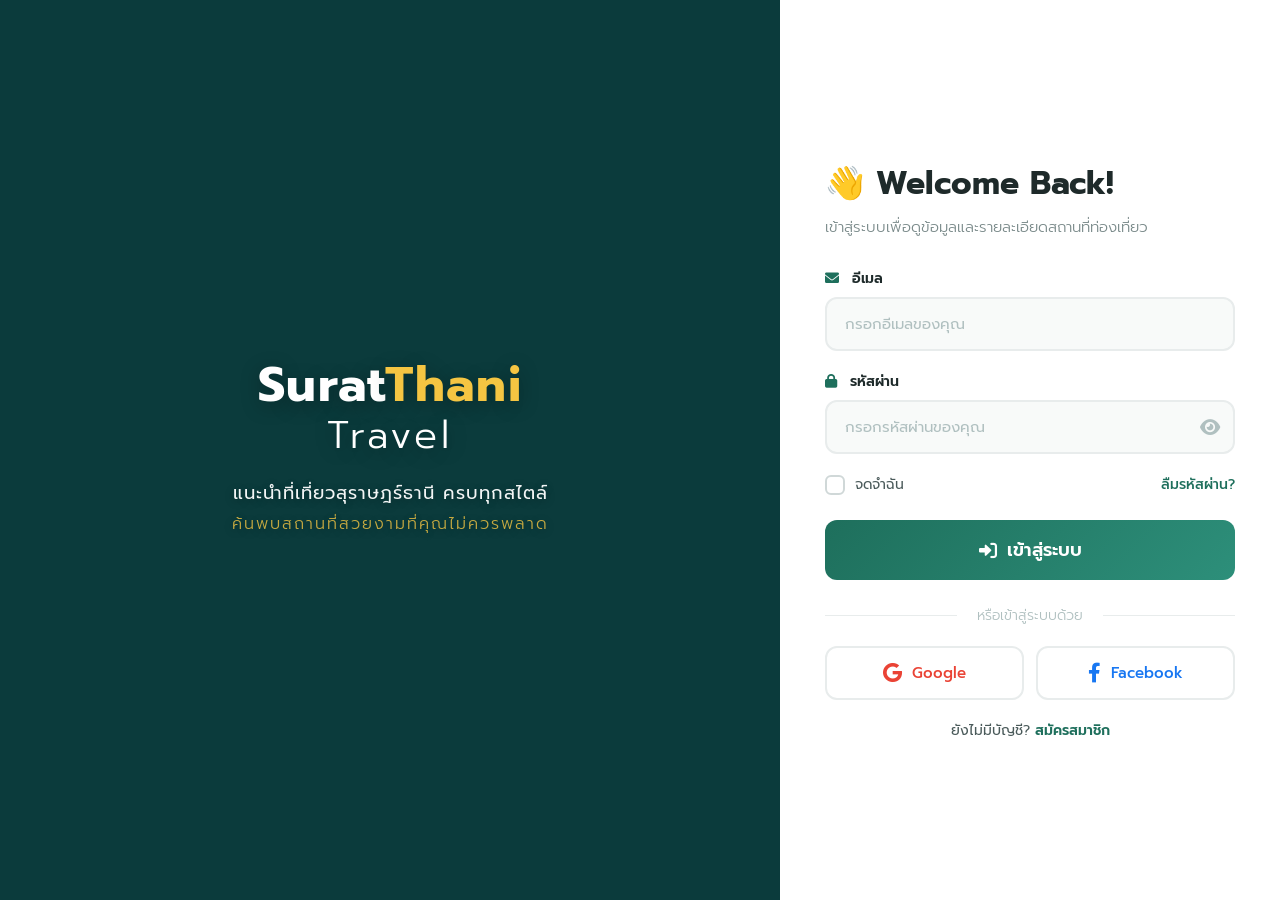
<file: index.html>
<!DOCTYPE html>
<html lang="th">
<head>
    <meta charset="UTF-8">
    <meta name="viewport" content="width=device-width, initial-scale=1.0">
    <title>เข้าสู่ระบบ - Surat Thani Travel</title>
    
    <!-- CSS -->
    <link rel="stylesheet" href="style.css">
    
    <!-- Font Awesome -->
    <link rel="stylesheet" href="https://cdnjs.cloudflare.com/ajax/libs/font-awesome/6.0.0-beta3/css/all.min.css">
    
    <!-- Google Fonts -->
    <link href="https://fonts.googleapis.com/css2?family=Prompt:wght@300;400;500;600;700&display=swap" rel="stylesheet">
</head>
<body>
    <div class="login-wrapper">
        <div class="login-container">
            <!-- ด้านซ้าย - รูปภาพพื้นหลัง -->
            <div class="login-image" style="background-image: url('https://images.pexels.com/photos/753626/pexels-photo-753626.jpeg?auto=compress&cs=tinysrgb&w=800'); background-size: cover; background-position: center; background-repeat: no-repeat;">
                <div class="image-overlay">
                    <div class="image-content">
                        <div class="brand-text">
                            <h1>Surat<span>Thani</span></h1>
                            <h2>Travel</h2>
                            <p>แนะนำที่เที่ยวสุราษฎร์ธานี ครบทุกสไตล์</p>
                            <p class="sub-text">ค้นพบสถานที่สวยงามที่คุณไม่ควรพลาด</p>
                        </div>
                    </div>
                </div>
            </div>

            <!-- ด้านขวา - ฟอร์ม Login -->
            <div class="login-form">
                <div class="form-header">
                    <h1>Welcome Back!</h1>
                    <!-- แก้ไขข้อความตรงนี้ให้ตรงกับจุดประสงค์ของเว็บ -->
                    <p>เข้าสู่ระบบเพื่อดูข้อมูลและรายละเอียดสถานที่ท่องเที่ยว</p>
                </div>

                <!-- ฟอร์ม -->
                <form id="loginForm">
                    <!-- ช่องอีเมล -->
                    <div class="input-group">
                        <label for="email">
                            <i class="fas fa-envelope"></i> อีเมล
                        </label>
                        <input type="email" id="email" placeholder="กรอกอีเมลของคุณ" required>
                    </div>

                    <!-- ช่องรหัสผ่าน -->
                    <div class="input-group">
                        <label for="password">
                            <i class="fas fa-lock"></i> รหัสผ่าน
                        </label>
                        <div class="password-wrapper">
                            <input type="password" id="password" placeholder="กรอกรหัสผ่านของคุณ" required>
                            <i class="fas fa-eye toggle-password" id="togglePassword"></i>
                        </div>
                    </div>

                    <!-- จดจำฉัน + ลืมรหัสผ่าน อยู่ในบรรทัดเดียวกัน -->
                    <div class="form-options">
                        <label class="checkbox-label">
                            <input type="checkbox" id="rememberMe">
                            <span class="checkmark"></span>
                            จดจำฉัน
                        </label>
                        <a href="#" class="forgot-link" onclick="alert('กรุณาติดต่อผู้ดูแลระบบ')">ลืมรหัสผ่าน?</a>
                    </div>

                    <!-- ปุ่ม Login -->
                    <button type="submit" class="btn-login">
                        <i class="fas fa-sign-in-alt"></i> เข้าสู่ระบบ
                    </button>

                    <!-- ตัวแบ่ง -->
                    <div class="divider">
                        <span>หรือเข้าสู่ระบบด้วย</span>
                    </div>

                    <!-- ปุ่ม Social อยู่ในบรรทัดเดียวกัน -->
                    <div class="social-buttons">
                        <button type="button" class="btn-social btn-google" id="googleLogin">
                            <i class="fab fa-google"></i> Google
                        </button>
                        <button type="button" class="btn-social btn-facebook" id="facebookLogin">
                            <i class="fab fa-facebook-f"></i> Facebook
                        </button>
                    </div>

                    <!-- ลิงก์สมัครสมาชิก -->
                    <div class="signup-link">
                            ยังไม่มีบัญชี? <a href="register.html">สมัครสมาชิก</a>
                    </div>
                </form>

                <!-- ข้อความ error -->
                <div id="errorMessage" class="error-message"></div>
            </div>
        </div>
    </div>

    <script src="script.js"></script>
</body>
</html>
</file>
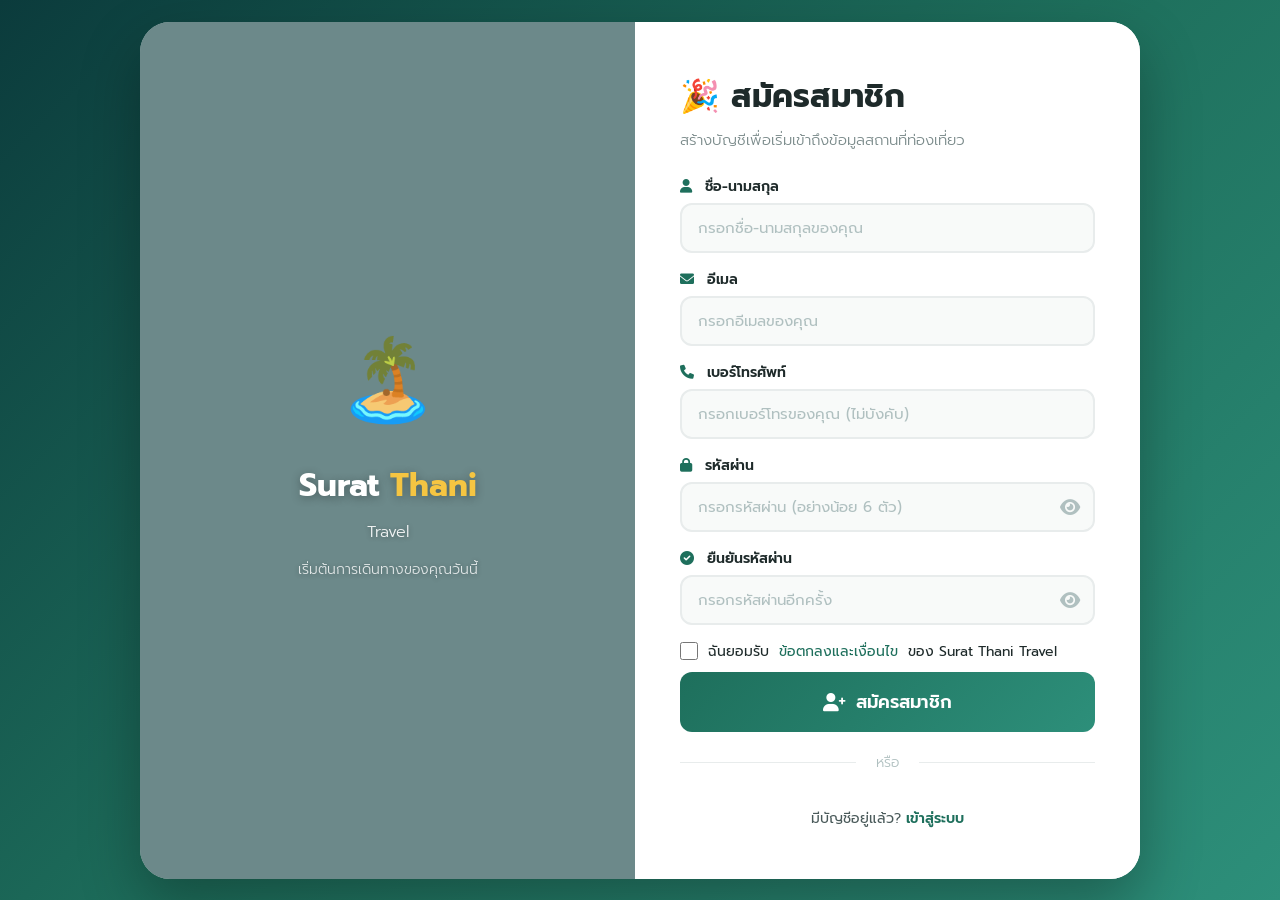
<file: register.html>
<!DOCTYPE html>
<html lang="th">
<head>
    <meta charset="UTF-8">
    <meta name="viewport" content="width=device-width, initial-scale=1.0">
    <title>สมัครสมาชิก - Surat Thani Travel</title>
    
    <!-- CSS -->
    <link rel="stylesheet" href="style.css">
    
    <!-- Font Awesome -->
    <link rel="stylesheet" href="https://cdnjs.cloudflare.com/ajax/libs/font-awesome/6.0.0-beta3/css/all.min.css">
    
    <!-- Google Fonts -->
    <link href="https://fonts.googleapis.com/css2?family=Prompt:wght@300;400;500;600;700&display=swap" rel="stylesheet">
    
    <style>
        * {
            margin: 0;
            padding: 0;
            box-sizing: border-box;
            font-family: 'Prompt', 'Segoe UI', Tahoma, Geneva, Verdana, sans-serif;
        }

        body {
            min-height: 100vh;
            display: flex;
            align-items: center;
            justify-content: center;
            background: linear-gradient(135deg, #0b3b3c 0%, #1e6f5c 50%, #2d8f7a 100%);
            padding: 20px;
        }

        .register-wrapper {
            width: 100%;
            max-width: 1000px;
            animation: fadeInUp 0.8s ease;
        }

        @keyframes fadeInUp {
            from {
                opacity: 0;
                transform: translateY(30px);
            }
            to {
                opacity: 1;
                transform: translateY(0);
            }
        }

        .register-container {
            display: flex;
            background: #fff;
            border-radius: 30px;
            overflow: hidden;
            box-shadow: 0 25px 60px rgba(0, 0, 0, 0.3);
            min-height: 600px;
        }

        /* ด้านซ้าย - รูปภาพ */
        .register-image {
            flex: 1;
            background: linear-gradient(135deg, #0b3b3c 0%, #1e6f5c 100%);
            background-image: url('https://images.unsplash.com/photo-1589391876645-5b8ff5d9c00b?w=800');
            background-size: cover;
            background-position: center;
            background-repeat: no-repeat;
            padding: 50px 40px;
            display: flex;
            align-items: center;
            justify-content: center;
            position: relative;
            overflow: hidden;
            min-height: 500px;
        }

        .register-image .overlay {
            position: absolute;
            top: 0;
            left: 0;
            right: 0;
            bottom: 0;
            background: rgba(11, 59, 60, 0.6);
            z-index: 1;
        }

        .register-image .content {
            text-align: center;
            color: #fff;
            position: relative;
            z-index: 2;
        }

        .register-image .content .icon {
            font-size: 80px;
            margin-bottom: 20px;
            animation: float 3s ease-in-out infinite;
        }

        @keyframes float {
            0%, 100% { transform: translateY(0); }
            50% { transform: translateY(-15px); }
        }

        .register-image .content h2 {
            font-size: 32px;
            font-weight: 700;
            margin-bottom: 10px;
            text-shadow: 0 2px 10px rgba(0, 0, 0, 0.3);
        }

        .register-image .content h2 span {
            color: #f5c542;
        }

        .register-image .content p {
            font-size: 16px;
            opacity: 0.9;
            font-weight: 300;
            text-shadow: 0 1px 5px rgba(0, 0, 0, 0.3);
        }

        /* ด้านขวา - ฟอร์ม */
        .register-form {
            flex: 1;
            padding: 50px 45px;
            display: flex;
            flex-direction: column;
            justify-content: center;
            background: #fff;
            min-width: 350px;
        }

        .register-form .form-header {
            margin-bottom: 25px;
        }

        .register-form .form-header h1 {
            font-size: 32px;
            font-weight: 700;
            color: #1e2a2a;
            margin-bottom: 8px;
        }

        .register-form .form-header h1::before {
            content: '🎉 ';
        }

        .register-form .form-header p {
            color: #7a8a8a;
            font-size: 15px;
            font-weight: 300;
        }

        .register-form .input-group {
            margin-bottom: 16px;
        }

        .register-form .input-group label {
            display: block;
            font-size: 14px;
            font-weight: 600;
            color: #1e2a2a;
            margin-bottom: 6px;
        }

        .register-form .input-group label i {
            color: #1e6f5c;
            margin-right: 8px;
        }

        .register-form .input-group input {
            width: 100%;
            padding: 12px 16px;
            border: 2px solid #e8ecec;
            border-radius: 12px;
            font-size: 15px;
            outline: none;
            transition: 0.3s;
            background: #f8faf9;
            color: #1e2a2a;
        }

        .register-form .input-group input::placeholder {
            color: #b0c0c0;
        }

        .register-form .input-group input:focus {
            border-color: #1e6f5c;
            background: #fff;
            box-shadow: 0 0 0 4px rgba(30, 111, 92, 0.1);
        }

        .register-form .input-group .password-wrapper {
            position: relative;
        }

        .register-form .input-group .password-wrapper input {
            padding-right: 50px;
        }

        .register-form .input-group .password-wrapper .toggle-password {
            position: absolute;
            right: 15px;
            top: 50%;
            transform: translateY(-50%);
            cursor: pointer;
            color: #b0c0c0;
            font-size: 18px;
            transition: 0.3s;
        }

        .register-form .input-group .password-wrapper .toggle-password:hover {
            color: #1e6f5c;
        }

        .register-form .btn-register {
            width: 100%;
            padding: 16px;
            border: none;
            border-radius: 12px;
            background: linear-gradient(135deg, #1e6f5c 0%, #2d8f7a 100%);
            color: #fff;
            font-size: 18px;
            font-weight: 600;
            cursor: pointer;
            transition: 0.3s;
            display: flex;
            align-items: center;
            justify-content: center;
            gap: 10px;
            margin-top: 10px;
        }

        .register-form .btn-register:hover {
            transform: translateY(-2px);
            box-shadow: 0 8px 25px rgba(30, 111, 92, 0.3);
        }

        .register-form .btn-register:active {
            transform: translateY(0);
        }

        .register-form .divider {
            display: flex;
            align-items: center;
            margin: 20px 0;
        }

        .register-form .divider::before,
        .register-form .divider::after {
            content: '';
            flex: 1;
            height: 1px;
            background: #e8ecec;
        }

        .register-form .divider span {
            padding: 0 20px;
            color: #b0c0c0;
            font-size: 14px;
            font-weight: 300;
        }

        .register-form .login-link {
            text-align: center;
            margin-top: 15px;
            font-size: 14px;
            color: #4a5a5a;
        }

        .register-form .login-link a {
            color: #1e6f5c;
            font-weight: 600;
            text-decoration: none;
            transition: 0.3s;
        }

        .register-form .login-link a:hover {
            color: #f5c542;
            text-decoration: underline;
        }

        .register-form .error-message {
            color: #ff6b6b;
            background: rgba(255, 107, 107, 0.1);
            padding: 12px 16px;
            border-radius: 12px;
            margin-top: 12px;
            font-size: 14px;
            display: none;
            border: 1px solid rgba(255, 107, 107, 0.2);
            animation: shake 0.5s ease;
        }

        @keyframes shake {
            0%, 100% { transform: translateX(0); }
            25% { transform: translateX(-8px); }
            75% { transform: translateX(8px); }
        }

        .register-form .success-message {
            background: rgba(46, 213, 115, 0.1);
            color: #2ed573;
            padding: 12px 16px;
            border-radius: 12px;
            margin-top: 12px;
            text-align: center;
            border: 1px solid rgba(46, 213, 115, 0.2);
            animation: fadeIn 0.5s ease;
        }

        @keyframes fadeIn {
            from { opacity: 0; transform: translateY(-10px); }
            to { opacity: 1; transform: translateY(0); }
        }

        /* Responsive */
        @media (max-width: 850px) {
            .register-container {
                flex-direction: column;
                min-height: auto;
            }
            .register-image {
                padding: 30px 20px;
                min-height: 200px;
            }
            .register-image .content .icon {
                font-size: 50px;
            }
            .register-image .content h2 {
                font-size: 24px;
            }
            .register-form {
                padding: 30px 25px;
                min-width: unset;
            }
            .register-form .form-header h1 {
                font-size: 26px;
            }
        }

        @media (max-width: 480px) {
            .register-form {
                padding: 20px;
            }
            .register-form .form-header h1 {
                font-size: 22px;
            }
        }
    </style>
</head>
<body>
    <div class="register-wrapper">
        <div class="register-container">
            <!-- ด้านซ้าย - รูปภาพ -->
            <div class="register-image">
                <div class="overlay"></div>
                <div class="content">
                    <div class="icon">🏝️</div>
                    <h2>Surat <span>Thani</span></h2>
                    <p>Travel</p>
                    <p style="margin-top: 15px; font-size: 14px; opacity: 0.8;">เริ่มต้นการเดินทางของคุณวันนี้</p>
                </div>
            </div>

            <!-- ด้านขวา - ฟอร์มสมัครสมาชิก -->
            <div class="register-form">
                <div class="form-header">
                    <h1>สมัครสมาชิก</h1>
                    <p>สร้างบัญชีเพื่อเริ่มเข้าถึงข้อมูลสถานที่ท่องเที่ยว</p>
                </div>

                <form id="registerForm">
                    <!-- ชื่อ -->
                    <div class="input-group">
                        <label for="fullname"><i class="fas fa-user"></i> ชื่อ-นามสกุล</label>
                        <input type="text" id="fullname" placeholder="กรอกชื่อ-นามสกุลของคุณ" required>
                    </div>

                    <!-- อีเมล -->
                    <div class="input-group">
                        <label for="email"><i class="fas fa-envelope"></i> อีเมล</label>
                        <input type="email" id="email" placeholder="กรอกอีเมลของคุณ" required>
                    </div>

                    <!-- เบอร์โทร -->
                    <div class="input-group">
                        <label for="phone"><i class="fas fa-phone"></i> เบอร์โทรศัพท์</label>
                        <input type="tel" id="phone" placeholder="กรอกเบอร์โทรของคุณ (ไม่บังคับ)">
                    </div>

                    <!-- รหัสผ่าน -->
                    <div class="input-group">
                        <label for="password"><i class="fas fa-lock"></i> รหัสผ่าน</label>
                        <div class="password-wrapper">
                            <input type="password" id="password" placeholder="กรอกรหัสผ่าน (อย่างน้อย 6 ตัว)" required>
                            <i class="fas fa-eye toggle-password" id="togglePassword"></i>
                        </div>
                    </div>

                    <!-- ยืนยันรหัสผ่าน -->
                    <div class="input-group">
                        <label for="confirmPassword"><i class="fas fa-check-circle"></i> ยืนยันรหัสผ่าน</label>
                        <div class="password-wrapper">
                            <input type="password" id="confirmPassword" placeholder="กรอกรหัสผ่านอีกครั้ง" required>
                            <i class="fas fa-eye toggle-password" id="toggleConfirmPassword"></i>
                        </div>
                    </div>

                    <!-- ข้อตกลง -->
                    <div class="input-group" style="margin-bottom: 10px;">
                        <label style="display: flex; align-items: center; gap: 10px; cursor: pointer; font-weight: 400; font-size: 14px;">
                            <input type="checkbox" id="agreeTerms" required style="width: 18px; height: 18px; accent-color: #1e6f5c;">
                            ฉันยอมรับ <a href="#" style="color: #1e6f5c; text-decoration: none;" onclick="alert('ข้อตกลงและเงื่อนไขการใช้งาน')">ข้อตกลงและเงื่อนไข</a> ของ Surat Thani Travel
                        </label>
                    </div>

                    <button type="submit" class="btn-register">
                        <i class="fas fa-user-plus"></i> สมัครสมาชิก
                    </button>
                </form>

                <!-- ตัวแบ่ง -->
                <div class="divider">
                    <span>หรือ</span>
                </div>

                <!-- ลิงก์ไปหน้า Login -->
                <div class="login-link">
                    มีบัญชีอยู่แล้ว? <a href="index.html">เข้าสู่ระบบ</a>
                </div>

                <!-- ข้อความ error/success -->
                <div id="registerMessage" class="error-message"></div>
            </div>
        </div>
    </div>

    <script>
        // ============================================
        // ระบบสมัครสมาชิก Surat Thani Travel
        // ============================================

        // ===== 1. แสดง/ซ่อนรหัสผ่าน =====
        document.querySelectorAll('.toggle-password').forEach(btn => {
            btn.addEventListener('click', function() {
                const input = this.parentElement.querySelector('input');
                const type = input.getAttribute('type') === 'password' ? 'text' : 'password';
                input.setAttribute('type', type);
                this.classList.toggle('fa-eye-slash');
            });
        });

        // ===== 2. ตรวจสอบความแข็งแรงของรหัสผ่าน =====
        function checkPasswordStrength(password) {
            let strength = 0;
            if (password.length >= 8) strength++;
            if (password.match(/[a-z]+/)) strength++;
            if (password.match(/[A-Z]+/)) strength++;
            if (password.match(/[0-9]+/)) strength++;
            if (password.match(/[$@#&!]+/)) strength++;
            return strength;
        }

        // ===== 3. จัดการฟอร์ม =====
        const registerForm = document.getElementById('registerForm');
        const messageEl = document.getElementById('registerMessage');

        registerForm.addEventListener('submit', function(e) {
            e.preventDefault();

            const fullname = document.getElementById('fullname').value.trim();
            // แก้ไขปัญหา Case-Sensitive ด้วย .toLowerCase()
            const email = document.getElementById('email').value.trim().toLowerCase();
            const phone = document.getElementById('phone').value.trim();
            const password = document.getElementById('password').value.trim();
            const confirmPassword = document.getElementById('confirmPassword').value.trim();
            const agreeTerms = document.getElementById('agreeTerms').checked;

            // ตรวจสอบความถูกต้อง
            if (!fullname) {
                showError('⚠️ กรุณากรอกชื่อ-นามสกุล');
                return;
            }

            if (!email) {
                showError('⚠️ กรุณากรอกอีเมล');
                return;
            }

            // ตรวจสอบรูปแบบอีเมล
            const emailRegex = /^[^\s@]+@[^\s@]+\.[^\s@]+$/;
            if (!emailRegex.test(email)) {
                showError('⚠️ กรุณากรอกอีเมลให้ถูกต้อง (example@email.com)');
                return;
            }

            if (!password) {
                showError('⚠️ กรุณากรอกรหัสผ่าน');
                return;
            }

            if (password.length < 6) {
                showError('⚠️ รหัสผ่านต้องมีความยาวอย่างน้อย 6 ตัวอักษร');
                return;
            }

            if (password !== confirmPassword) {
                showError('⚠️ รหัสผ่านไม่ตรงกัน กรุณากรอกใหม่');
                return;
            }

            if (!agreeTerms) {
                showError('⚠️ กรุณายอมรับข้อตกลงและเงื่อนไข');
                return;
            }

            // ===== ตรวจสอบว่าอีเมลซ้ำหรือไม่ =====
            const existingUsers = JSON.parse(localStorage.getItem('registeredUsers') || '{}');
            
            if (existingUsers[email]) {
                showError('❌ อีเมลนี้มีผู้ใช้งานแล้ว กรุณาใช้อีเมลอื่น');
                return;
            }

            // ===== บันทึกข้อมูลผู้ใช้ =====
            const newUser = {
                name: fullname,
                email: email,
                phone: phone || '-',
                password: password,
                role: 'user',
                avatar: `https://ui-avatars.com/api/?name=${encodeURIComponent(fullname)}&background=random&size=256`,
                registeredAt: new Date().toISOString()
            };

            // บันทึกใน localStorage
            existingUsers[email] = newUser;
            localStorage.setItem('registeredUsers', JSON.stringify(existingUsers));

            // แสดงข้อความสำเร็จ
            showSuccess('✅ สมัครสมาชิกสำเร็จ! กำลังนำคุณไปยังหน้าเข้าสู่ระบบ...');

            // รอ 2 วินาทีแล้วไปหน้า Login
            setTimeout(() => {
                window.location.href = 'index.html';
            }, 2000);
        });

        // ===== 4. ฟังก์ชันแสดงข้อความ =====
        function showError(message) {
            messageEl.className = 'error-message';
            messageEl.textContent = message;
            messageEl.style.display = 'block';
            messageEl.scrollIntoView({ behavior: 'smooth', block: 'center' });
        }

        function showSuccess(message) {
            messageEl.className = 'success-message';
            messageEl.textContent = message;
            messageEl.style.display = 'block';
            messageEl.scrollIntoView({ behavior: 'smooth', block: 'center' });
        }

        // ===== 5. ตรวจสอบความแข็งแรงของรหัสผ่านแบบ Real-time =====
        const passwordInput = document.getElementById('password');
        const confirmInput = document.getElementById('confirmPassword');

        passwordInput.addEventListener('input', function() {
            const strength = checkPasswordStrength(this.value);
            let color = '#ff6b6b';
            let text = 'อ่อน';
            
            if (strength >= 4) {
                color = '#2ed573';
                text = 'แข็งแรงมาก';
            } else if (strength >= 3) {
                color = '#f5c542';
                text = 'ปานกลาง';
            } else if (strength >= 2) {
                color = '#ff9f43';
                text = 'พอใช้';
            }

            // แสดงความแข็งแรง
            let strengthEl = document.getElementById('passwordStrength');
            if (!strengthEl && this.value.length > 0) {
                strengthEl = document.createElement('div');
                strengthEl.id = 'passwordStrength';
                strengthEl.style.cssText = `
                    font-size: 12px;
                    margin-top: 4px;
                    display: flex;
                    align-items: center;
                    gap: 8px;
                `;
                this.parentElement.appendChild(strengthEl);
            }

            if (strengthEl) {
                if (this.value.length === 0) {
                    strengthEl.remove();
                } else {
                    strengthEl.innerHTML = `
                        <span style="color: ${color};">●</span>
                        <span style="color: #6b7280;">ความแข็งแรง: <strong style="color: ${color};">${text}</strong></span>
                    `;
                }
            }
        });

        // ===== 6. ตรวจสอบรหัสผ่านตรงกัน Real-time =====
        confirmInput.addEventListener('input', function() {
            const password = passwordInput.value;
            const confirm = this.value;
            
            let matchEl = document.getElementById('passwordMatch');
            if (!matchEl && this.value.length > 0) {
                matchEl = document.createElement('div');
                matchEl.id = 'passwordMatch';
                matchEl.style.cssText = 'font-size: 12px; margin-top: 4px;';
                this.parentElement.appendChild(matchEl);
            }

            if (matchEl) {
                if (this.value.length === 0) {
                    matchEl.remove();
                } else if (password === confirm) {
                    matchEl.innerHTML = '<span style="color: #2ed573;">✅ รหัสผ่านตรงกัน</span>';
                } else {
                    matchEl.innerHTML = '<span style="color: #ff6b6b;">❌ รหัสผ่านไม่ตรงกัน</span>';
                }
            }
        });

        console.log('✅ ระบบสมัครสมาชิกพร้อมทำงาน!');
    </script>
</body>
</html>
</file>
<file: style.css>
/* ===== RESET ===== */
* {
    margin: 0;
    padding: 0;
    box-sizing: border-box;
    font-family: 'Prompt', 'Segoe UI', Tahoma, Geneva, Verdana, sans-serif;
}

/* ===== BODY ===== */
body {
    min-height: 100vh;
    display: flex;
    align-items: center;
    justify-content: center;
    background: linear-gradient(135deg, #0b3b3c 0%, #1e6f5c 50%, #2d8f7a 100%);
    padding: 0;
    margin: 0;
}

/* ===== LOGIN WRAPPER ===== */
.login-wrapper {
    width: 100%;
    max-width: 100%;
    height: 100vh;
    animation: fadeInUp 0.8s ease;
}

@keyframes fadeInUp {
    from {
        opacity: 0;
        transform: translateY(30px);
    }
    to {
        opacity: 1;
        transform: translateY(0);
    }
}

/* ===== LOGIN CONTAINER ===== */
.login-container {
    display: flex;
    background: #fff;
    border-radius: 0;
    overflow: hidden;
    box-shadow: 0 25px 60px rgba(0, 0, 0, 0.3);
    min-height: 100vh;
    width: 100%;
}

/* ===== ด้านซ้าย - รูปภาพ ===== */
.login-image {
    flex: 1;
    background-color: #0b3b3c;
    background-size: cover;
    background-position: center;
    background-repeat: no-repeat;
    padding: 50px 40px;
    display: flex;
    align-items: center;
    justify-content: center;
    position: relative;
    overflow: hidden;
    min-height: 100vh;
}

.image-overlay {
    position: absolute;
    top: 0;
    left: 0;
    right: 0;
    bottom: 0;
    background: rgba(11, 59, 60, 0.55);
    display: flex;
    align-items: center;
    justify-content: center;
    z-index: 1;
}

.image-content {
    text-align: center;
    color: #fff;
    position: relative;
    z-index: 2;
}

.brand-text {
    text-align: center;
    color: #fff;
    position: relative;
    z-index: 2;
    padding: 20px;
}

.brand-text h1 {
    font-size: 48px;
    font-weight: 700;
    letter-spacing: 2px;
    text-shadow: 0 4px 20px rgba(0, 0, 0, 0.3);
    margin-bottom: 0;
    line-height: 1.1;
}

.brand-text h1 span {
    color: #f5c542;
}

.brand-text h2 {
    font-size: 38px;
    font-weight: 300;
    letter-spacing: 4px;
    text-shadow: 0 4px 20px rgba(0, 0, 0, 0.3);
    margin-top: -5px;
    margin-bottom: 15px;
    color: #fff;
}

.brand-text p {
    font-size: 18px;
    font-weight: 400;
    opacity: 0.95;
    text-shadow: 0 2px 10px rgba(0, 0, 0, 0.3);
    margin-bottom: 5px;
    letter-spacing: 1px;
}

.brand-text .sub-text {
    font-size: 16px;
    font-weight: 300;
    opacity: 0.8;
    color: #f5c542;
    letter-spacing: 2px;
}

/* ===== ด้านขวา - ฟอร์ม ===== */
.login-form {
    flex: 1;
    padding: 50px 45px;
    display: flex;
    flex-direction: column;
    justify-content: center;
    background: #fff;
    min-width: 350px;
    max-width: 500px;
}

/* ===== FORM HEADER ===== */
.form-header {
    margin-bottom: 30px;
}

.form-header h1 {
    font-size: 32px;
    font-weight: 700;
    color: #1e2a2a;
    margin-bottom: 8px;
}

.form-header h1::before {
    content: '👋 ';
}

.form-header p {
    color: #7a8a8a;
    font-size: 15px;
    font-weight: 300;
}

/* ===== INPUT GROUP ===== */
.input-group {
    margin-bottom: 20px;
}

.input-group label {
    display: block;
    font-size: 14px;
    font-weight: 600;
    color: #1e2a2a;
    margin-bottom: 8px;
}

.input-group label i {
    color: #1e6f5c;
    margin-right: 8px;
}

.input-group input {
    width: 100%;
    padding: 14px 18px;
    border: 2px solid #e8ecec;
    border-radius: 12px;
    font-size: 15px;
    outline: none;
    transition: 0.3s;
    background: #f8faf9;
    color: #1e2a2a;
}

.input-group input::placeholder {
    color: #b0c0c0;
}

.input-group input:focus {
    border-color: #1e6f5c;
    background: #fff;
    box-shadow: 0 0 0 4px rgba(30, 111, 92, 0.1);
}

/* ===== PASSWORD WRAPPER ===== */
.password-wrapper {
    position: relative;
}

.password-wrapper input {
    padding-right: 50px;
}

.password-wrapper .toggle-password {
    position: absolute;
    right: 15px;
    top: 50%;
    transform: translateY(-50%);
    cursor: pointer;
    color: #b0c0c0;
    font-size: 18px;
    transition: 0.3s;
}

.password-wrapper .toggle-password:hover {
    color: #1e6f5c;
}

/* ===== FORM OPTIONS ===== */
.form-options {
    display: flex;
    justify-content: space-between;
    align-items: center;
    margin-bottom: 25px;
}

.checkbox-label {
    display: flex;
    align-items: center;
    gap: 10px;
    cursor: pointer;
    font-size: 14px;
    color: #4a5a5a;
    transition: 0.3s;
}

.checkbox-label:hover {
    color: #1e2a2a;
}

.checkbox-label input {
    display: none;
}

.checkmark {
    width: 20px;
    height: 20px;
    border: 2px solid #d0d8d8;
    border-radius: 6px;
    display: inline-block;
    position: relative;
    transition: 0.3s;
    flex-shrink: 0;
}

.checkbox-label input:checked + .checkmark {
    background: #1e6f5c;
    border-color: #1e6f5c;
}

.checkbox-label input:checked + .checkmark::after {
    content: '✓';
    position: absolute;
    top: 50%;
    left: 50%;
    transform: translate(-50%, -50%);
    color: #fff;
    font-size: 14px;
    font-weight: 700;
}

.checkbox-label:hover .checkmark {
    border-color: #1e6f5c;
}

.forgot-link {
    color: #1e6f5c;
    text-decoration: none;
    font-size: 14px;
    font-weight: 500;
    transition: 0.3s;
}

.forgot-link:hover {
    color: #f5c542;
    text-decoration: underline;
}

/* ===== BUTTON LOGIN ===== */
.btn-login {
    width: 100%;
    padding: 16px;
    border: none;
    border-radius: 12px;
    background: linear-gradient(135deg, #1e6f5c 0%, #2d8f7a 100%);
    color: #fff;
    font-size: 18px;
    font-weight: 600;
    cursor: pointer;
    transition: 0.3s;
    display: flex;
    align-items: center;
    justify-content: center;
    gap: 10px;
}

.btn-login:hover {
    transform: translateY(-2px);
    box-shadow: 0 8px 25px rgba(30, 111, 92, 0.3);
}

.btn-login:active {
    transform: translateY(0);
}

/* ===== DIVIDER ===== */
.divider {
    display: flex;
    align-items: center;
    margin: 25px 0 20px;
}

.divider::before,
.divider::after {
    content: '';
    flex: 1;
    height: 1px;
    background: #e8ecec;
}

.divider span {
    padding: 0 20px;
    color: #b0c0c0;
    font-size: 14px;
    font-weight: 300;
}

/* ===== SOCIAL BUTTONS ===== */
.social-buttons {
    display: flex;
    gap: 12px;
}

.btn-social {
    flex: 1;
    padding: 14px;
    border: 2px solid #e8ecec;
    border-radius: 12px;
    background: #fff;
    cursor: pointer;
    transition: 0.3s;
    font-size: 15px;
    font-weight: 500;
    display: flex;
    align-items: center;
    justify-content: center;
    gap: 10px;
}

.btn-social:hover {
    transform: translateY(-2px);
}

.btn-social i {
    font-size: 20px;
}

.btn-google {
    color: #ea4335;
}

.btn-google:hover {
    border-color: #ea4335;
    background: #fef6f5;
    box-shadow: 0 4px 15px rgba(234, 67, 53, 0.15);
}

.btn-facebook {
    color: #1877f2;
}

.btn-facebook:hover {
    border-color: #1877f2;
    background: #f0f4fe;
    box-shadow: 0 4px 15px rgba(24, 119, 242, 0.15);
}

/* ===== SIGNUP LINK ===== */
.signup-link {
    text-align: center;
    margin-top: 20px;
    font-size: 14px;
    color: #4a5a5a;
}

.signup-link a {
    color: #1e6f5c;
    font-weight: 600;
    text-decoration: none;
    transition: 0.3s;
}

.signup-link a:hover {
    color: #f5c542;
    text-decoration: underline;
}

/* ===== ERROR MESSAGE ===== */
.error-message {
    color: #ff6b6b;
    background: rgba(255, 107, 107, 0.1);
    padding: 12px 16px;
    border-radius: 12px;
    margin-top: 15px;
    font-size: 14px;
    display: none;
    border: 1px solid rgba(255, 107, 107, 0.2);
    animation: shake 0.5s ease;
}

@keyframes shake {
    0%, 100% { transform: translateX(0); }
    25% { transform: translateX(-8px); }
    75% { transform: translateX(8px); }
}

/* ===== SUCCESS MESSAGE ===== */
.success-message {
    background: rgba(46, 213, 115, 0.1);
    color: #2ed573;
    padding: 12px 16px;
    border-radius: 12px;
    margin-top: 15px;
    text-align: center;
    border: 1px solid rgba(46, 213, 115, 0.2);
    animation: fadeIn 0.5s ease;
}

@keyframes fadeIn {
    from { opacity: 0; transform: translateY(-10px); }
    to { opacity: 1; transform: translateY(0); }
}

/* ===== RESPONSIVE ===== */
@media (max-width: 850px) {
    .login-container {
        flex-direction: column;
        min-height: 100vh;
        border-radius: 0;
    }
    
    .login-image {
        padding: 30px 20px;
        min-height: 40vh;
    }
    
    .brand-text h1 {
        font-size: 32px;
    }
    .brand-text h2 {
        font-size: 24px;
    }
    .brand-text p {
        font-size: 15px;
    }
    .brand-text .sub-text {
        font-size: 13px;
    }
    
    .login-form {
        padding: 35px 30px;
        min-width: unset;
        max-width: 100%;
    }
    
    .form-header h1 {
        font-size: 28px;
    }
}

@media (max-width: 480px) {
    .login-wrapper {
        padding: 0;
    }
    
    .login-container {
        border-radius: 0;
    }
    
    .login-image {
        padding: 20px 15px;
        min-height: 30vh;
    }
    
    .brand-text h1 {
        font-size: 24px;
    }
    .brand-text h2 {
        font-size: 18px;
    }
    .brand-text p {
        font-size: 13px;
    }
    .brand-text .sub-text {
        font-size: 11px;
    }
    
    .login-form {
        padding: 25px 20px;
    }
    
    .form-header h1 {
        font-size: 24px;
    }
    .form-header p {
        font-size: 13px;
    }
    
    .social-buttons {
        flex-direction: column;
        gap: 10px;
    }
    
    .btn-social {
        padding: 12px;
        font-size: 14px;
    }
    
    .btn-login {
        padding: 14px;
        font-size: 16px;
    }
    
    .input-group input {
        padding: 12px 16px;
        font-size: 14px;
    }
    
    .divider span {
        font-size: 12px;
        padding: 0 15px;
    }
    
    .signup-link {
        font-size: 13px;
    }
}
</file>
